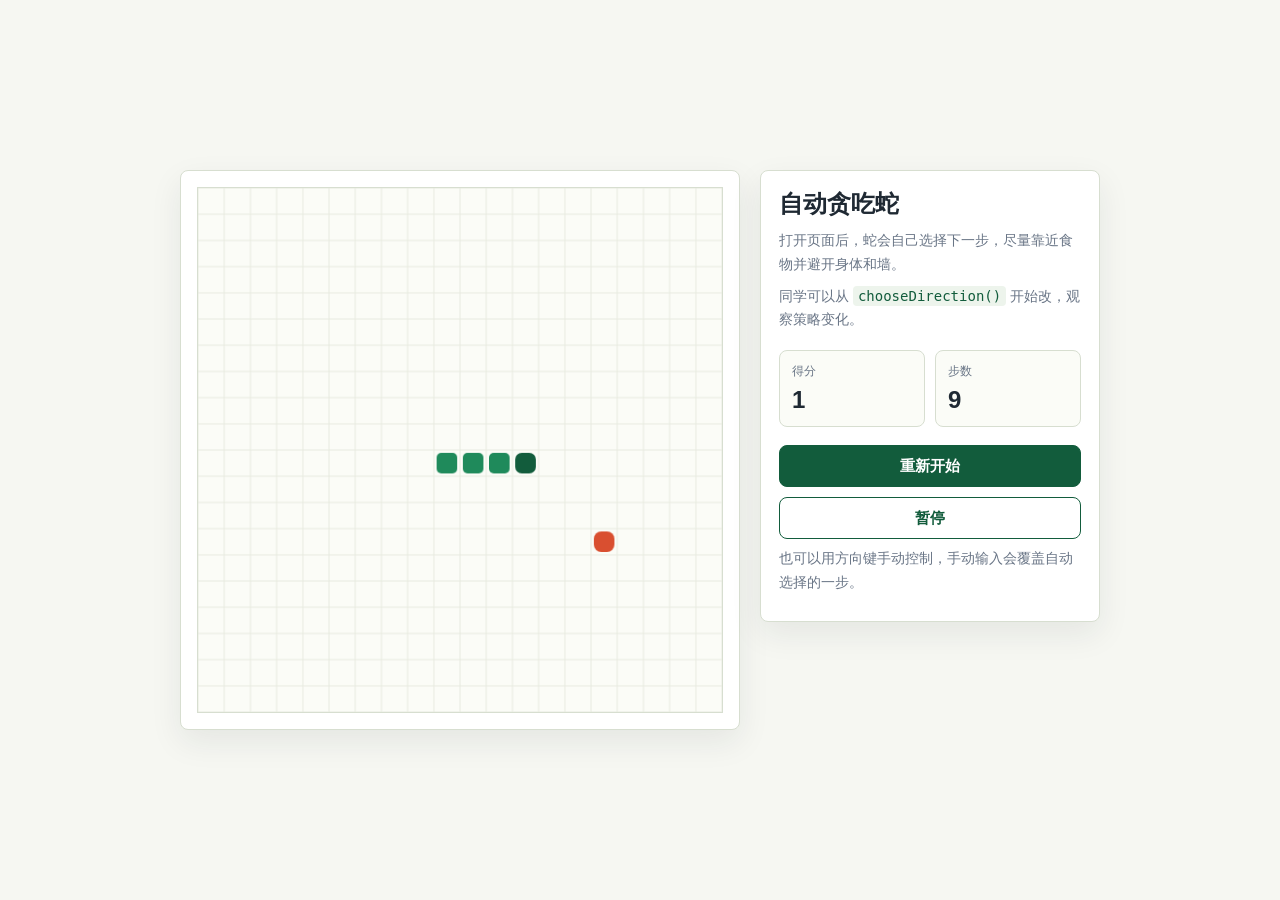
<file: 我自己学习资料/demos/01-auto-snake/index.html>
<!doctype html>
<html lang="zh-CN">
<head>
  <meta charset="UTF-8" />
  <meta name="viewport" content="width=device-width, initial-scale=1.0" />
  <title>Demo 01 - 自动贪吃蛇</title>
  <style>
    :root {
      color-scheme: light;
      --bg: #f6f7f2;
      --panel: #ffffff;
      --ink: #1f2933;
      --muted: #697586;
      --line: #d7ded0;
      --snake: #1f8a5b;
      --snake-head: #125c3c;
      --food: #d94f30;
      --grid: #e7eadf;
    }

    * {
      box-sizing: border-box;
    }

    body {
      margin: 0;
      min-height: 100vh;
      display: grid;
      place-items: center;
      padding: 24px;
      background: var(--bg);
      color: var(--ink);
      font-family: Arial, "PingFang SC", "Microsoft YaHei", sans-serif;
    }

    main {
      width: min(920px, 100%);
      display: grid;
      grid-template-columns: minmax(320px, 560px) minmax(220px, 1fr);
      gap: 20px;
      align-items: start;
    }

    .board-wrap,
    .side {
      background: var(--panel);
      border: 1px solid var(--line);
      border-radius: 8px;
      box-shadow: 0 12px 32px rgba(31, 41, 51, 0.08);
    }

    .board-wrap {
      padding: 16px;
    }

    canvas {
      width: 100%;
      aspect-ratio: 1;
      display: block;
      border: 1px solid var(--line);
      background: #fbfcf7;
    }

    .side {
      padding: 18px;
    }

    h1 {
      margin: 0 0 10px;
      font-size: 24px;
      line-height: 1.25;
    }

    p {
      margin: 8px 0;
      color: var(--muted);
      line-height: 1.7;
      font-size: 14px;
    }

    .stats {
      display: grid;
      grid-template-columns: 1fr 1fr;
      gap: 10px;
      margin: 18px 0;
    }

    .stat {
      border: 1px solid var(--line);
      border-radius: 8px;
      padding: 12px;
      background: #fbfcf7;
    }

    .label {
      display: block;
      color: var(--muted);
      font-size: 12px;
      margin-bottom: 6px;
    }

    .value {
      font-size: 24px;
      font-weight: 700;
    }

    .controls {
      display: grid;
      gap: 10px;
      margin-top: 18px;
    }

    button {
      min-height: 42px;
      border: 1px solid var(--snake-head);
      border-radius: 8px;
      background: var(--snake-head);
      color: #fff;
      font-size: 15px;
      font-weight: 700;
      cursor: pointer;
    }

    button.secondary {
      background: #fff;
      color: var(--snake-head);
    }

    button:focus-visible {
      outline: 3px solid rgba(31, 138, 91, 0.28);
      outline-offset: 2px;
    }

    code {
      color: var(--snake-head);
      background: #edf4ec;
      padding: 2px 5px;
      border-radius: 4px;
    }

    @media (max-width: 760px) {
      main {
        grid-template-columns: 1fr;
      }
    }
  </style>
</head>
<body>
  <main>
    <section class="board-wrap" aria-label="自动贪吃蛇画布">
      <canvas id="game" width="560" height="560"></canvas>
    </section>

    <aside class="side">
      <h1>自动贪吃蛇</h1>
      <p>打开页面后，蛇会自己选择下一步，尽量靠近食物并避开身体和墙。</p>
      <p>同学可以从 <code>chooseDirection()</code> 开始改，观察策略变化。</p>

      <div class="stats">
        <div class="stat">
          <span class="label">得分</span>
          <span class="value" id="score">0</span>
        </div>
        <div class="stat">
          <span class="label">步数</span>
          <span class="value" id="steps">0</span>
        </div>
      </div>

      <div class="controls">
        <button id="restart">重新开始</button>
        <button class="secondary" id="toggle">暂停</button>
      </div>

      <p>也可以用方向键手动控制，手动输入会覆盖自动选择的一步。</p>
    </aside>
  </main>

  <script>
    const canvas = document.querySelector("#game");
    const ctx = canvas.getContext("2d");
    const scoreText = document.querySelector("#score");
    const stepsText = document.querySelector("#steps");
    const restartButton = document.querySelector("#restart");
    const toggleButton = document.querySelector("#toggle");

    const gridSize = 20;
    const tileSize = canvas.width / gridSize;
    const speed = 110;
    const directions = [
      { x: 0, y: -1, name: "up" },
      { x: 1, y: 0, name: "right" },
      { x: 0, y: 1, name: "down" },
      { x: -1, y: 0, name: "left" }
    ];

    let snake;
    let food;
    let direction;
    let pendingDirection;
    let score;
    let steps;
    let timer;
    let paused;

    function resetGame() {
      snake = [
        { x: 9, y: 10 },
        { x: 8, y: 10 },
        { x: 7, y: 10 }
      ];
      direction = { x: 1, y: 0, name: "right" };
      pendingDirection = null;
      score = 0;
      steps = 0;
      paused = false;
      placeFood();
      updateText();
      draw();
      startLoop();
    }

    function startLoop() {
      clearInterval(timer);
      timer = setInterval(tick, speed);
      toggleButton.textContent = "暂停";
    }

    function tick() {
      if (paused) return;

      direction = pendingDirection || chooseDirection();
      pendingDirection = null;

      const head = snake[0];
      const next = { x: head.x + direction.x, y: head.y + direction.y };

      if (isBlocked(next, true)) {
        resetGame();
        return;
      }

      snake.unshift(next);

      if (next.x === food.x && next.y === food.y) {
        score += 1;
        placeFood();
      } else {
        snake.pop();
      }

      steps += 1;
      updateText();
      draw();
    }

    function chooseDirection() {
      const head = snake[0];

      const candidates = directions
        .filter((nextDirection) => !isOpposite(nextDirection, direction))
        .map((nextDirection) => {
          const next = {
            x: head.x + nextDirection.x,
            y: head.y + nextDirection.y
          };

          return {
            direction: nextDirection,
            blocked: isBlocked(next, false),
            distance: distanceToFood(next),
            openSpace: countOpenNeighbors(next)
          };
        })
        .filter((item) => !item.blocked)
        .sort((a, b) => {
          if (a.distance !== b.distance) return a.distance - b.distance;
          return b.openSpace - a.openSpace;
        });

      return candidates[0]?.direction || direction;
    }

    function distanceToFood(point) {
      return Math.abs(point.x - food.x) + Math.abs(point.y - food.y);
    }

    function countOpenNeighbors(point) {
      return directions.reduce((total, nextDirection) => {
        const next = {
          x: point.x + nextDirection.x,
          y: point.y + nextDirection.y
        };
        return total + (isBlocked(next, false) ? 0 : 1);
      }, 0);
    }

    function isBlocked(point, includeTail) {
      if (
        point.x < 0 ||
        point.x >= gridSize ||
        point.y < 0 ||
        point.y >= gridSize
      ) {
        return true;
      }

      const body = includeTail ? snake : snake.slice(0, -1);
      return body.some((part) => part.x === point.x && part.y === point.y);
    }

    function isOpposite(nextDirection, currentDirection) {
      return (
        nextDirection.x + currentDirection.x === 0 &&
        nextDirection.y + currentDirection.y === 0
      );
    }

    function placeFood() {
      do {
        food = {
          x: Math.floor(Math.random() * gridSize),
          y: Math.floor(Math.random() * gridSize)
        };
      } while (snake.some((part) => part.x === food.x && part.y === food.y));
    }

    function draw() {
      ctx.clearRect(0, 0, canvas.width, canvas.height);
      drawGrid();
      drawFood();
      drawSnake();
    }

    function drawGrid() {
      ctx.strokeStyle = getComputedStyle(document.documentElement)
        .getPropertyValue("--grid")
        .trim();
      ctx.lineWidth = 1;

      for (let i = 0; i <= gridSize; i += 1) {
        const position = i * tileSize;
        ctx.beginPath();
        ctx.moveTo(position, 0);
        ctx.lineTo(position, canvas.height);
        ctx.stroke();

        ctx.beginPath();
        ctx.moveTo(0, position);
        ctx.lineTo(canvas.width, position);
        ctx.stroke();
      }
    }

    function drawFood() {
      ctx.fillStyle = getComputedStyle(document.documentElement)
        .getPropertyValue("--food")
        .trim();
      drawRoundedTile(food.x, food.y, 8);
    }

    function drawSnake() {
      snake.forEach((part, index) => {
        ctx.fillStyle = index === 0
          ? getComputedStyle(document.documentElement).getPropertyValue("--snake-head").trim()
          : getComputedStyle(document.documentElement).getPropertyValue("--snake").trim();
        drawRoundedTile(part.x, part.y, index === 0 ? 7 : 5);
      });
    }

    function drawRoundedTile(x, y, radius) {
      const gap = 3;
      const left = x * tileSize + gap;
      const top = y * tileSize + gap;
      const size = tileSize - gap * 2;

      ctx.beginPath();
      ctx.roundRect(left, top, size, size, radius);
      ctx.fill();
    }

    function updateText() {
      scoreText.textContent = score;
      stepsText.textContent = steps;
    }

    function setManualDirection(nextDirection) {
      if (!isOpposite(nextDirection, direction)) {
        pendingDirection = nextDirection;
      }
    }

    document.addEventListener("keydown", (event) => {
      const keyMap = {
        ArrowUp: directions[0],
        ArrowRight: directions[1],
        ArrowDown: directions[2],
        ArrowLeft: directions[3]
      };

      if (keyMap[event.key]) {
        event.preventDefault();
        setManualDirection(keyMap[event.key]);
      }

      if (event.key === " ") {
        event.preventDefault();
        paused = !paused;
        toggleButton.textContent = paused ? "继续" : "暂停";
      }
    });

    restartButton.addEventListener("click", resetGame);
    toggleButton.addEventListener("click", () => {
      paused = !paused;
      toggleButton.textContent = paused ? "继续" : "暂停";
    });

    resetGame();
  </script>
</body>
</html>
</file>
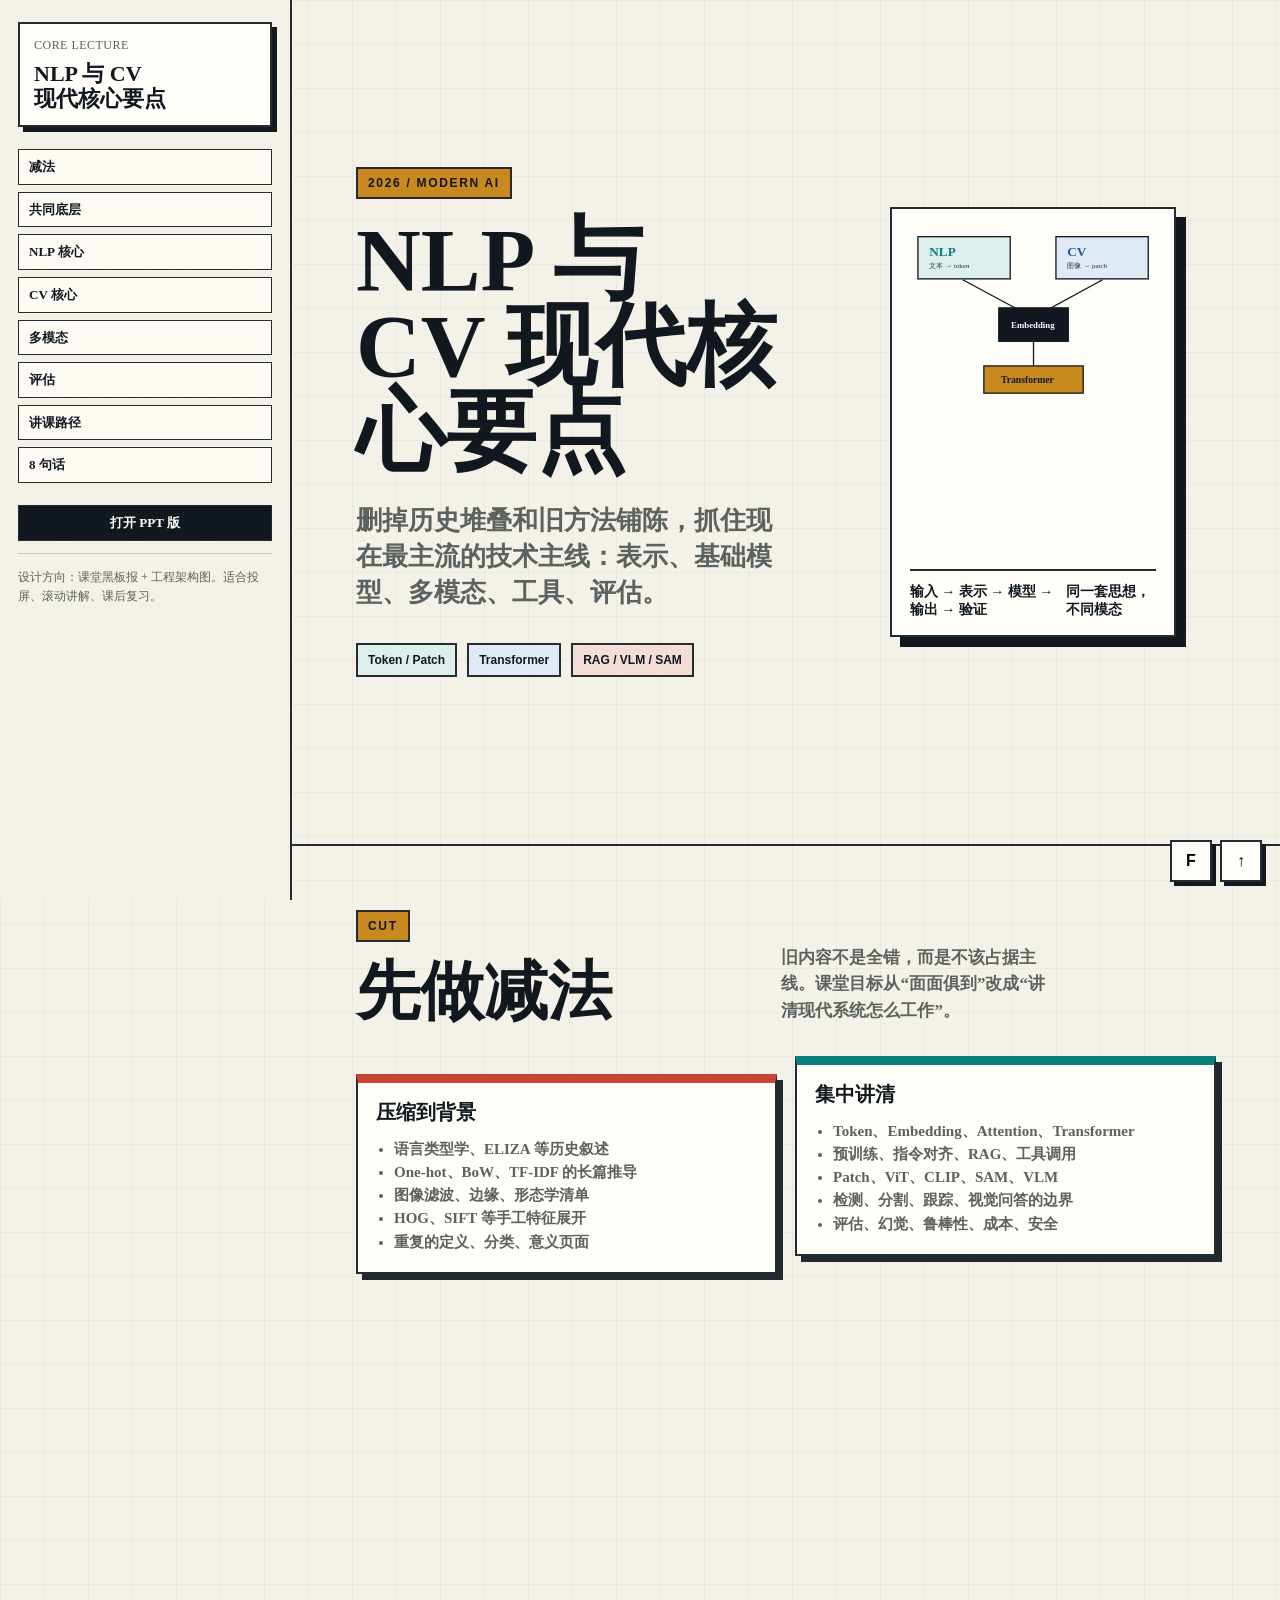
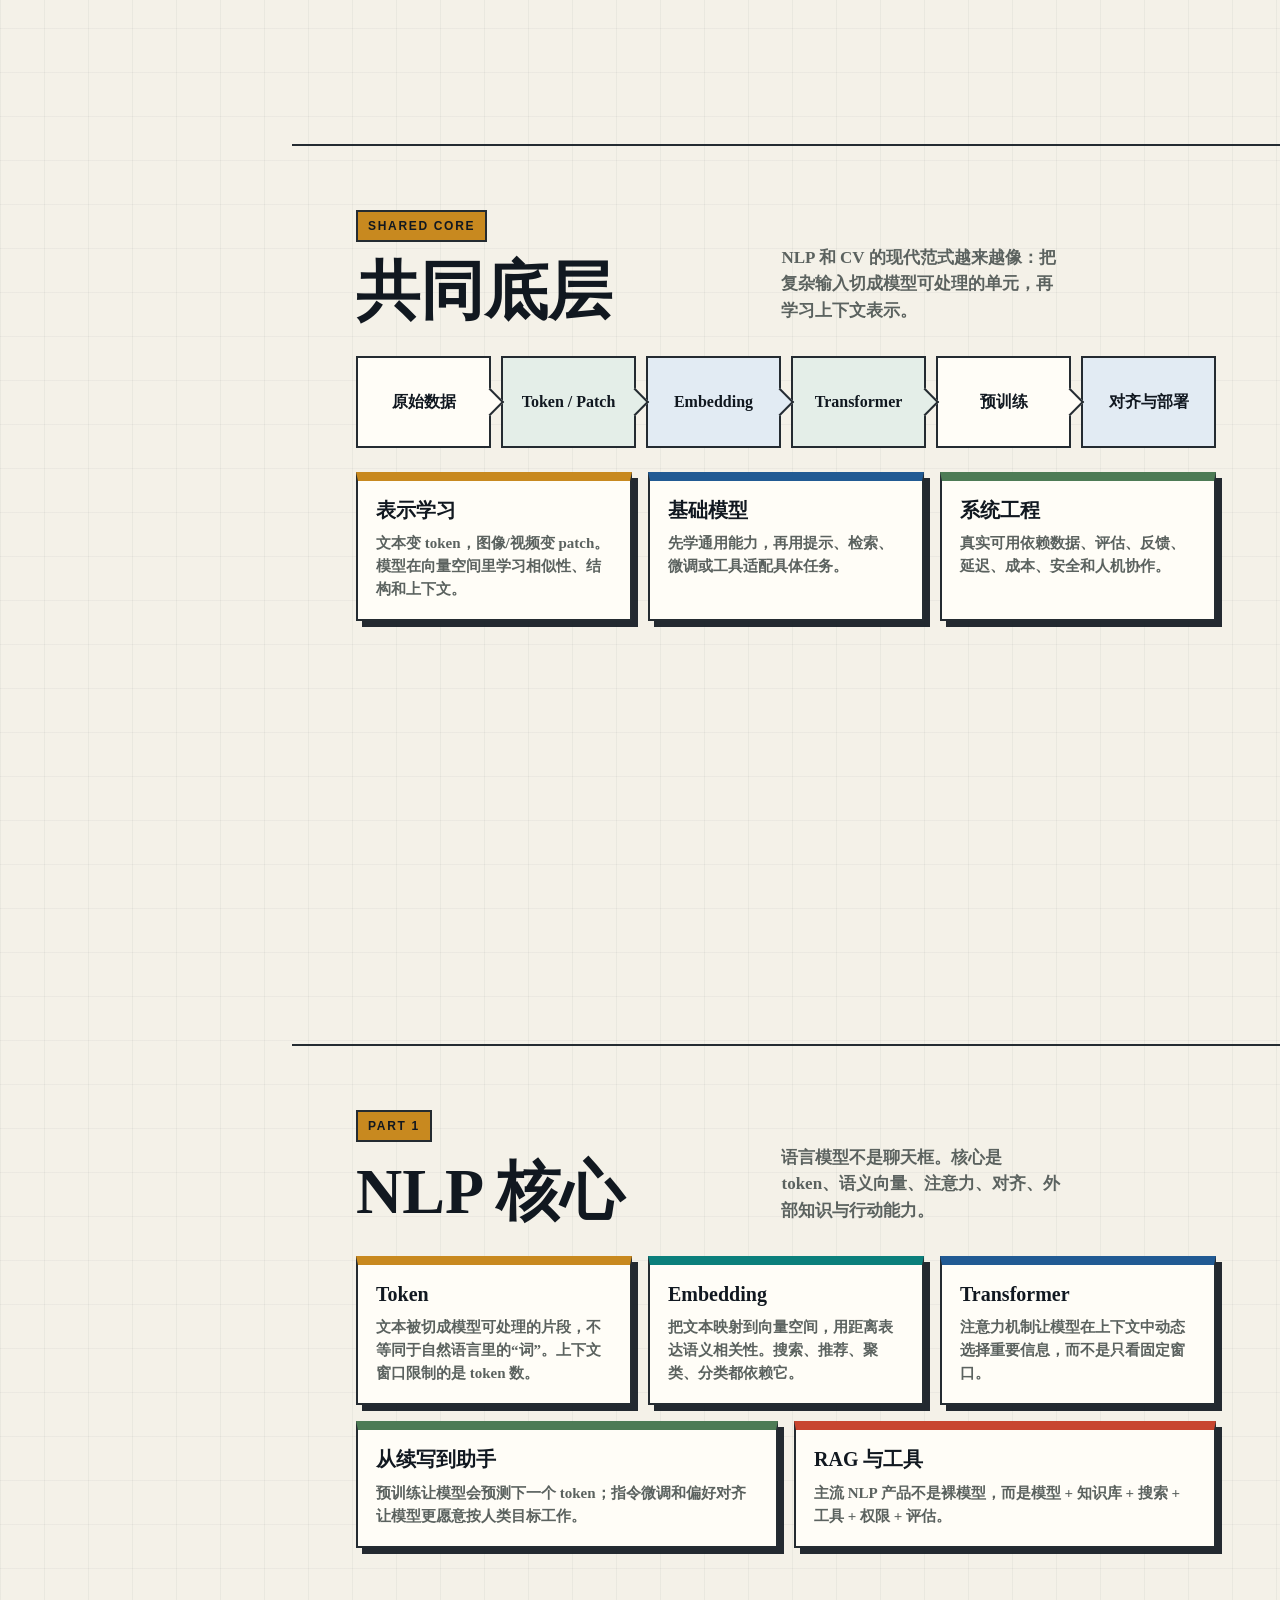
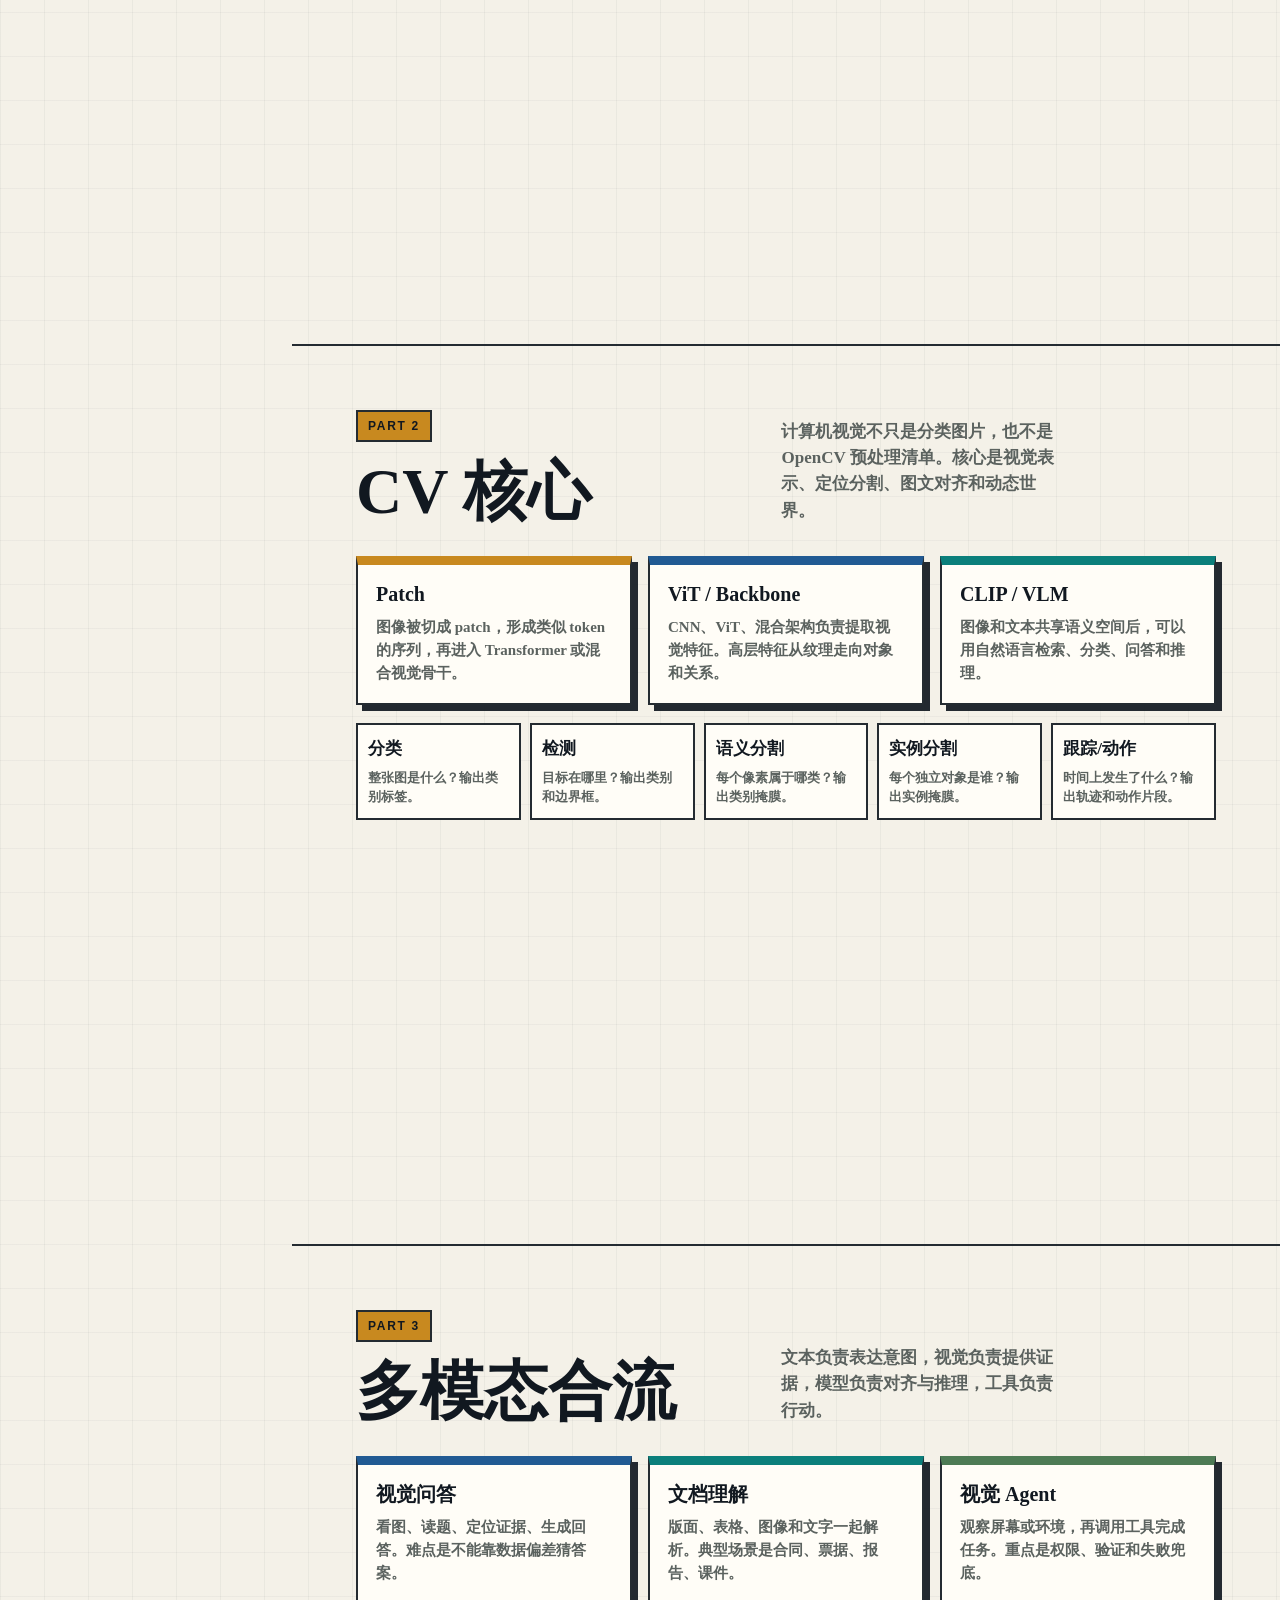
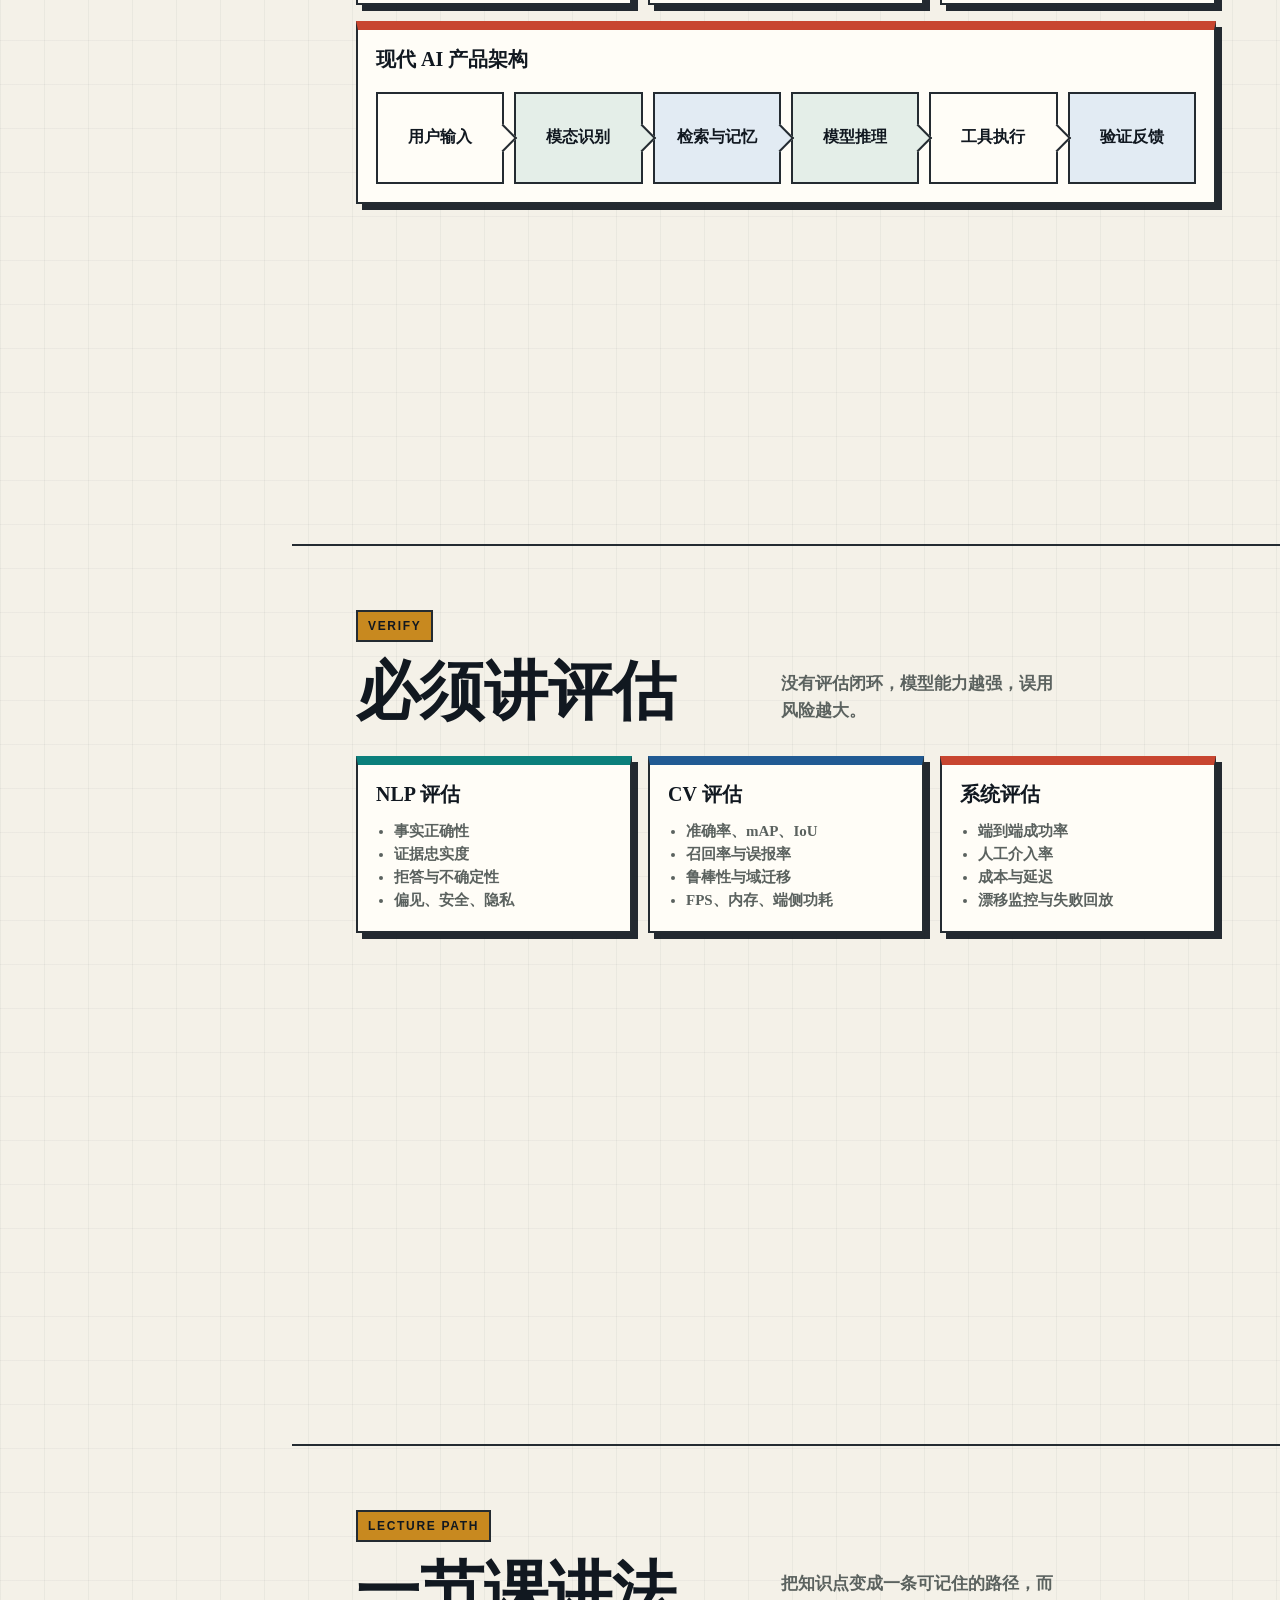
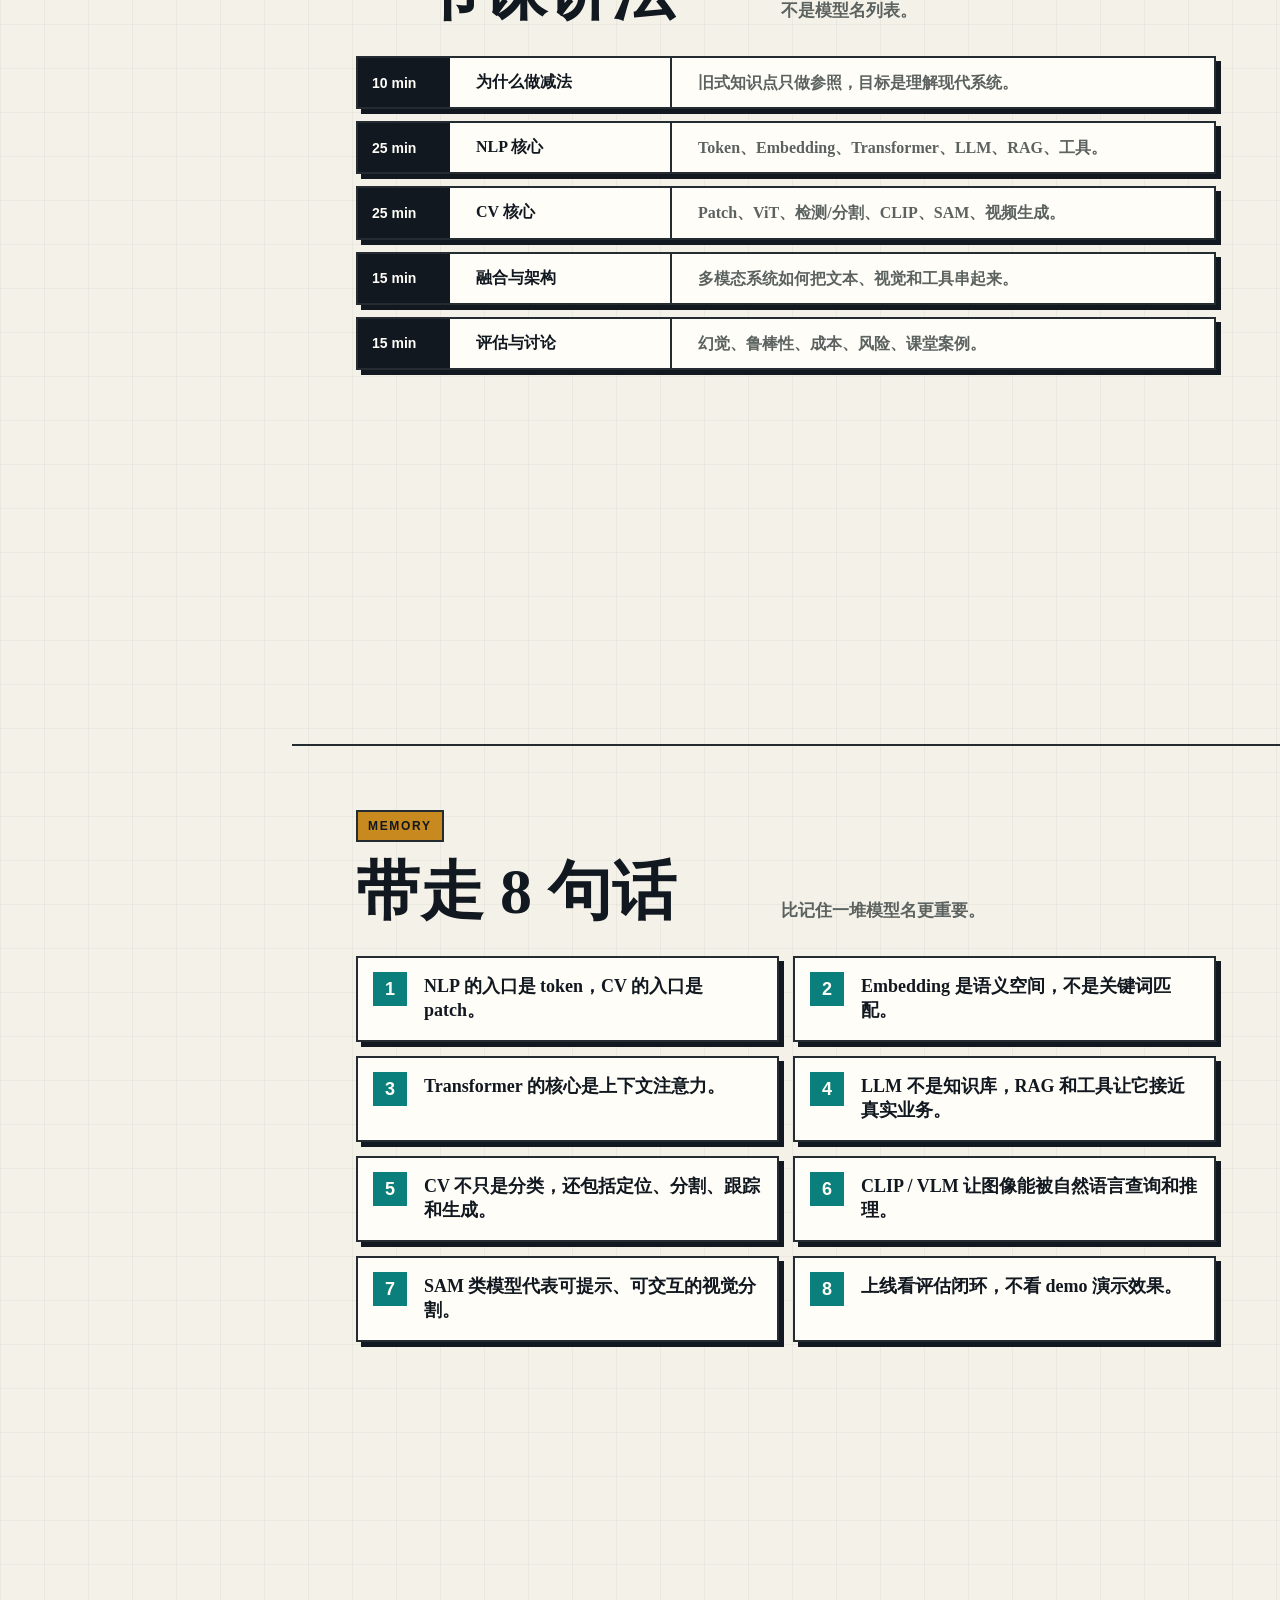
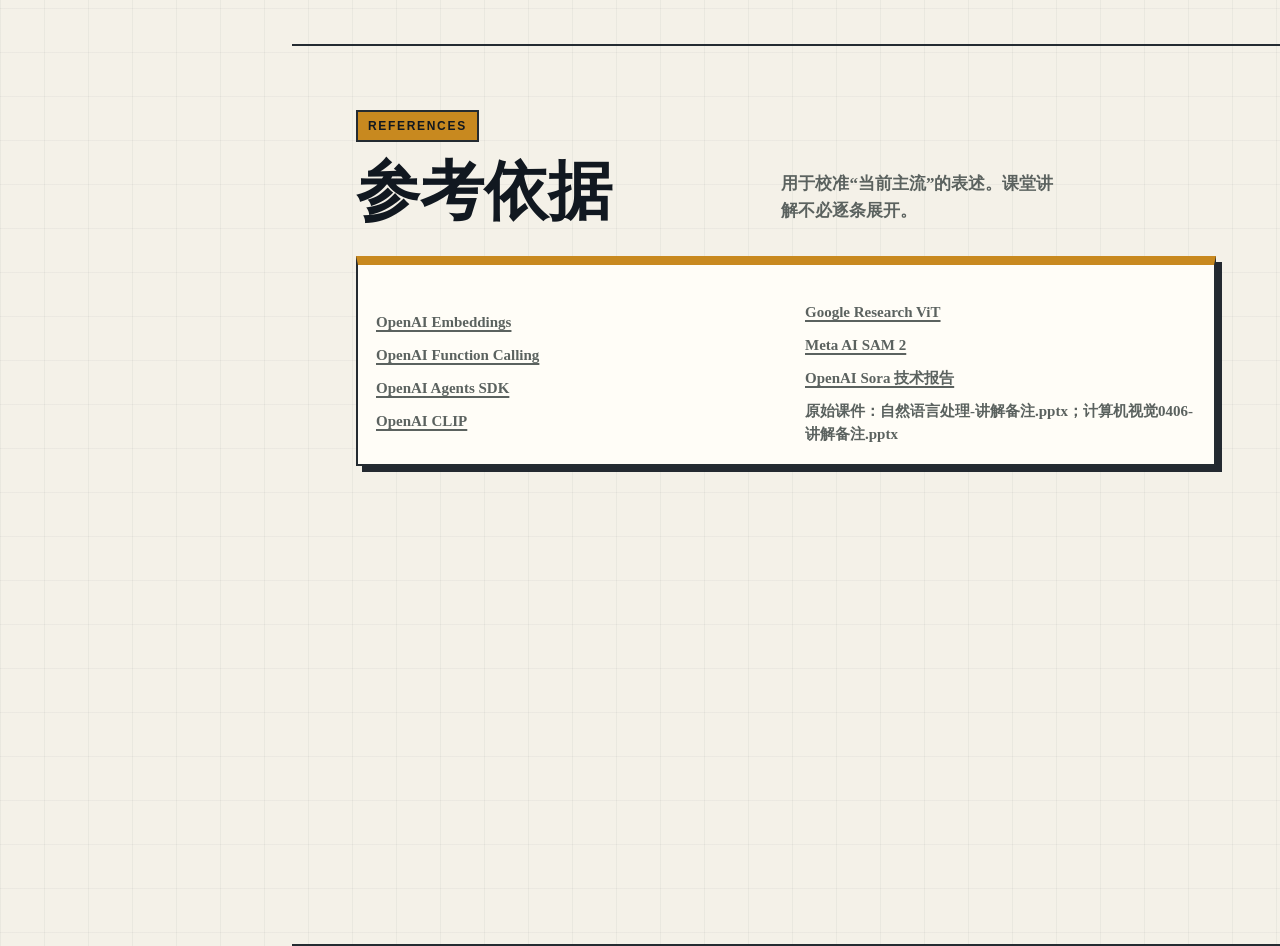
<file: nlp-cv-core-site.html>
<!doctype html>
<html lang="zh-CN">
<head>
  <meta charset="utf-8">
  <meta name="viewport" content="width=device-width, initial-scale=1">
  <title>NLP 与 CV 现代核心要点</title>
  <style>
    :root {
      --paper: #f4f1e8;
      --ink: #111820;
      --muted: #5b625f;
      --line: #242b31;
      --soft-line: rgba(17, 24, 32, .18);
      --teal: #0b7f7b;
      --blue: #215a93;
      --red: #c84630;
      --gold: #c8891f;
      --green: #4d7b55;
      --white: #fffdf7;
      --shadow: 0 18px 45px rgba(16, 24, 32, .12);
      --radius: 8px;
      --space: clamp(18px, 2.2vw, 32px);
    }

    * { box-sizing: border-box; }

    html {
      scroll-behavior: smooth;
      background: var(--paper);
    }

    body {
      margin: 0;
      min-height: 100vh;
      color: var(--ink);
      font-family: "Noto Serif SC", "Songti SC", "SimSun", serif;
      background:
        linear-gradient(90deg, rgba(17,24,32,.045) 1px, transparent 1px) 0 0 / 44px 44px,
        linear-gradient(rgba(17,24,32,.035) 1px, transparent 1px) 0 0 / 44px 44px,
        var(--paper);
    }

    body::before {
      content: "";
      position: fixed;
      inset: 0;
      pointer-events: none;
      opacity: .42;
      mix-blend-mode: multiply;
      background-image:
        radial-gradient(circle at 10% 20%, rgba(17,24,32,.07), transparent 1px),
        radial-gradient(circle at 78% 34%, rgba(17,24,32,.06), transparent 1px);
      background-size: 9px 9px, 13px 13px;
      z-index: 10;
    }

    a { color: inherit; }

    button,
    input {
      font: inherit;
    }

    .shell {
      display: grid;
      grid-template-columns: 292px minmax(0, 1fr);
      min-height: 100vh;
    }

    aside {
      position: sticky;
      top: 0;
      height: 100vh;
      padding: 22px 18px;
      border-right: 2px solid var(--line);
      background: rgba(244, 241, 232, .88);
      backdrop-filter: blur(10px);
      overflow: auto;
    }

    .brand {
      border: 2px solid var(--line);
      background: var(--white);
      padding: 14px;
      box-shadow: 5px 5px 0 var(--ink);
    }

    .brand small {
      display: block;
      color: var(--muted);
      font-size: 12px;
      letter-spacing: .04em;
      margin-bottom: 8px;
    }

    .brand strong {
      display: block;
      font-size: 22px;
      line-height: 1.14;
      font-weight: 900;
    }

    .toc {
      display: grid;
      gap: 7px;
      margin: 22px 0;
    }

    .toc a,
    .download {
      text-decoration: none;
      border: 1.5px solid var(--line);
      background: rgba(255,253,247,.72);
      padding: 9px 10px;
      font-size: 13px;
      font-weight: 800;
      line-height: 1.2;
      transition: transform .18s ease, background .18s ease, box-shadow .18s ease;
    }

    .toc a:hover,
    .toc a:focus,
    .download:hover,
    .download:focus {
      outline: none;
      background: var(--white);
      transform: translate(-2px, -2px);
      box-shadow: 4px 4px 0 var(--ink);
    }

    .download {
      display: block;
      text-align: center;
      color: var(--white);
      background: var(--ink);
      margin-top: 12px;
    }

    .meta {
      color: var(--muted);
      font-size: 12px;
      line-height: 1.65;
      border-top: 1px solid var(--soft-line);
      padding-top: 14px;
    }

    main {
      min-width: 0;
    }

    section {
      min-height: 100vh;
      padding: clamp(34px, 5vw, 72px);
      border-bottom: 2px solid var(--line);
      position: relative;
      overflow: hidden;
    }

    .hero {
      display: grid;
      grid-template-columns: minmax(0, 1.08fr) minmax(340px, .92fr);
      gap: clamp(26px, 5vw, 70px);
      align-items: center;
      min-height: 94vh;
    }

    .kicker {
      display: inline-block;
      font-family: "Avenir Next", "Trebuchet MS", sans-serif;
      font-weight: 900;
      font-size: 12px;
      letter-spacing: .14em;
      text-transform: uppercase;
      border: 2px solid var(--line);
      background: var(--gold);
      padding: 7px 10px;
      margin-bottom: 18px;
    }

    h1,
    h2,
    h3 {
      margin: 0;
      font-weight: 900;
      letter-spacing: 0;
    }

    h1 {
      font-size: clamp(44px, 7vw, 102px);
      line-height: .96;
      max-width: 10ch;
    }

    h2 {
      font-size: clamp(34px, 5vw, 70px);
      line-height: 1;
      max-width: 11ch;
    }

    h3 {
      font-size: 20px;
      line-height: 1.16;
    }

    .lead {
      max-width: 760px;
      margin: 28px 0 0;
      font-size: clamp(18px, 2vw, 28px);
      line-height: 1.42;
      color: var(--muted);
      font-weight: 700;
    }

    .strip {
      display: flex;
      flex-wrap: wrap;
      gap: 10px;
      margin-top: 32px;
    }

    .tag {
      display: inline-flex;
      align-items: center;
      min-height: 34px;
      border: 2px solid var(--line);
      background: var(--white);
      padding: 6px 10px;
      font-family: "Avenir Next", "Trebuchet MS", sans-serif;
      font-size: 12px;
      font-weight: 900;
    }

    .tag.teal { background: #dcefed; }
    .tag.blue { background: #dfeaf4; }
    .tag.red { background: #f2ddd8; }

    .map {
      border: 2px solid var(--line);
      background: var(--white);
      padding: 18px;
      min-height: 430px;
      box-shadow: 10px 10px 0 var(--ink);
      position: relative;
    }

    .map svg {
      width: 100%;
      height: auto;
      display: block;
    }

    .map-caption {
      position: absolute;
      left: 18px;
      right: 18px;
      bottom: 16px;
      border-top: 2px solid var(--line);
      padding-top: 12px;
      font-weight: 900;
      display: flex;
      justify-content: space-between;
      gap: 12px;
      font-size: 14px;
    }

    .section-head {
      display: grid;
      grid-template-columns: minmax(0, .72fr) minmax(280px, .28fr);
      gap: var(--space);
      align-items: end;
      margin-bottom: 32px;
    }

    .section-head p {
      margin: 0;
      color: var(--muted);
      font-size: 17px;
      line-height: 1.55;
      font-weight: 700;
    }

    .grid {
      display: grid;
      grid-template-columns: repeat(12, 1fr);
      gap: 16px;
    }

    .panel {
      border: 2px solid var(--line);
      background: var(--white);
      padding: 18px;
      box-shadow: 6px 6px 0 rgba(17, 24, 32, .92);
    }

    .panel p,
    .panel li {
      color: var(--muted);
      font-size: 15px;
      line-height: 1.54;
      font-weight: 650;
    }

    .panel p { margin: 10px 0 0; }

    .panel ul {
      margin: 14px 0 0;
      padding-left: 18px;
    }

    .span-3 { grid-column: span 3; }
    .span-4 { grid-column: span 4; }
    .span-5 { grid-column: span 5; }
    .span-6 { grid-column: span 6; }
    .span-7 { grid-column: span 7; }
    .span-8 { grid-column: span 8; }
    .span-12 { grid-column: span 12; }

    .accent-teal { border-top: 9px solid var(--teal); }
    .accent-blue { border-top: 9px solid var(--blue); }
    .accent-red { border-top: 9px solid var(--red); }
    .accent-gold { border-top: 9px solid var(--gold); }
    .accent-green { border-top: 9px solid var(--green); }

    .compare {
      display: grid;
      grid-template-columns: 1fr 1fr;
      gap: 18px;
    }

    .compare .panel:first-child {
      transform: translateY(18px);
    }

    .flow {
      display: grid;
      grid-template-columns: repeat(6, minmax(110px, 1fr));
      gap: 10px;
      align-items: stretch;
      margin-top: 20px;
    }

    .step {
      min-height: 92px;
      border: 2px solid var(--line);
      background: var(--white);
      padding: 12px;
      font-weight: 900;
      display: grid;
      align-items: center;
      text-align: center;
      position: relative;
    }

    .step:nth-child(2n) { background: #e4eee8; }
    .step:nth-child(3n) { background: #e2ebf3; }

    .step:not(:last-child)::after {
      content: "";
      position: absolute;
      top: 50%;
      right: -11px;
      width: 18px;
      height: 18px;
      border-top: 2px solid var(--line);
      border-right: 2px solid var(--line);
      background: inherit;
      transform: translateY(-50%) rotate(45deg);
      z-index: 2;
    }

    .timeline {
      display: grid;
      gap: 12px;
    }

    .row {
      display: grid;
      grid-template-columns: 92px minmax(120px, 210px) 1fr;
      gap: 12px;
      align-items: stretch;
      border: 2px solid var(--line);
      background: var(--white);
      box-shadow: 5px 5px 0 var(--ink);
    }

    .row time,
    .row strong,
    .row span {
      padding: 13px 14px;
      display: flex;
      align-items: center;
    }

    .row time {
      background: var(--ink);
      color: var(--white);
      font-family: "Avenir Next", "Trebuchet MS", sans-serif;
      font-size: 14px;
      font-weight: 900;
    }

    .row strong {
      border-right: 2px solid var(--line);
      font-size: 16px;
    }

    .row span {
      color: var(--muted);
      line-height: 1.45;
      font-weight: 700;
    }

    .task-board {
      display: grid;
      grid-template-columns: repeat(5, 1fr);
      gap: 9px;
      margin-top: 18px;
    }

    .task {
      border: 2px solid var(--line);
      background: var(--white);
      padding: 12px 10px;
      min-height: 90px;
    }

    .task b {
      display: block;
      font-size: 17px;
      margin-bottom: 8px;
    }

    .task span {
      color: var(--muted);
      font-size: 13px;
      line-height: 1.35;
      font-weight: 700;
    }

    .takeaways {
      counter-reset: point;
      display: grid;
      grid-template-columns: repeat(2, 1fr);
      gap: 14px;
      margin: 0;
      padding: 0;
      list-style: none;
    }

    .takeaways li {
      counter-increment: point;
      border: 2px solid var(--line);
      background: var(--white);
      padding: 16px 16px 16px 66px;
      min-height: 86px;
      position: relative;
      font-size: 18px;
      line-height: 1.35;
      font-weight: 900;
      box-shadow: 5px 5px 0 var(--ink);
    }

    .takeaways li::before {
      content: counter(point);
      position: absolute;
      left: 15px;
      top: 14px;
      width: 34px;
      height: 34px;
      display: grid;
      place-items: center;
      color: var(--white);
      background: var(--teal);
      font-family: "Avenir Next", "Trebuchet MS", sans-serif;
      font-weight: 900;
    }

    .refs {
      columns: 2;
      column-gap: 38px;
      margin-top: 18px;
      color: var(--muted);
      font-size: 14px;
      line-height: 1.7;
      font-weight: 700;
    }

    .refs a {
      text-decoration-thickness: 1.5px;
      text-underline-offset: 3px;
    }

    .toolbar {
      position: fixed;
      right: 18px;
      bottom: 18px;
      display: flex;
      gap: 8px;
      z-index: 20;
    }

    .toolbar button {
      width: 42px;
      height: 42px;
      border: 2px solid var(--line);
      background: var(--white);
      cursor: pointer;
      box-shadow: 4px 4px 0 var(--ink);
      font-family: "Avenir Next", "Trebuchet MS", sans-serif;
      font-weight: 900;
    }

    .toolbar button:focus {
      outline: 3px solid var(--gold);
      outline-offset: 2px;
    }

    body.focus-mode aside,
    body.focus-mode .meta,
    body.focus-mode .download {
      display: none;
    }

    body.focus-mode .shell {
      grid-template-columns: 1fr;
    }

    body.focus-mode section {
      padding-left: clamp(42px, 8vw, 116px);
      padding-right: clamp(42px, 8vw, 116px);
    }

    @media (max-width: 1040px) {
      .shell { grid-template-columns: 1fr; }
      aside {
        position: relative;
        height: auto;
        border-right: 0;
        border-bottom: 2px solid var(--line);
      }
      .toc {
        grid-template-columns: repeat(2, minmax(0, 1fr));
      }
      .hero,
      .section-head,
      .compare {
        grid-template-columns: 1fr;
      }
      .map { min-height: 360px; }
      .span-3,
      .span-4,
      .span-5,
      .span-6,
      .span-7,
      .span-8 { grid-column: span 12; }
      .flow,
      .task-board {
        grid-template-columns: repeat(2, 1fr);
      }
    }

    @media (max-width: 680px) {
      .shell {
        display: flex;
        flex-direction: column;
      }
      main { order: 1; }
      aside { order: 2; }
      section { padding: 30px 18px; }
      .toc,
      .flow,
      .task-board,
      .takeaways {
        grid-template-columns: 1fr;
      }
      .row {
        grid-template-columns: 1fr;
        gap: 0;
      }
      .row strong {
        border-right: 0;
        border-bottom: 2px solid var(--line);
      }
      .refs {
        columns: 1;
      }
      .map-caption {
        position: static;
        margin-top: 14px;
      }
      h1 {
        max-width: 8ch;
        font-size: clamp(42px, 17vw, 68px);
      }
    }
  </style>
</head>
<body>
  <div class="shell">
    <aside aria-label="页面目录">
      <div class="brand">
        <small>CORE LECTURE</small>
        <strong>NLP 与 CV<br>现代核心要点</strong>
      </div>
      <nav class="toc">
        <a href="#why">减法</a>
        <a href="#shared">共同底层</a>
        <a href="#nlp">NLP 核心</a>
        <a href="#cv">CV 核心</a>
        <a href="#multimodal">多模态</a>
        <a href="#evaluation">评估</a>
        <a href="#plan">讲课路径</a>
        <a href="#takeaways">8 句话</a>
      </nav>
      <a class="download" href="./NLP与CV现代核心要点-精简版.pptx">打开 PPT 版</a>
      <p class="meta">设计方向：课堂黑板报 + 工程架构图。适合投屏、滚动讲解、课后复习。</p>
    </aside>

    <main>
      <section class="hero" id="top">
        <div>
          <span class="kicker">2026 / Modern AI</span>
          <h1>NLP 与 CV 现代核心要点</h1>
          <p class="lead">删掉历史堆叠和旧方法铺陈，抓住现在最主流的技术主线：表示、基础模型、多模态、工具、评估。</p>
          <div class="strip" aria-label="课程标签">
            <span class="tag teal">Token / Patch</span>
            <span class="tag blue">Transformer</span>
            <span class="tag red">RAG / VLM / SAM</span>
          </div>
        </div>

        <figure class="map" aria-label="NLP 与 CV 共同结构图">
          <svg viewBox="0 0 560 420" role="img">
            <title>NLP 与 CV 共同结构</title>
            <rect x="18" y="22" width="210" height="96" fill="#dcefed" stroke="#111820" stroke-width="3"/>
            <text x="44" y="65" font-size="30" font-weight="900" fill="#0b7f7b">NLP</text>
            <text x="44" y="94" font-size="16" fill="#334">文本 → token</text>
            <rect x="332" y="22" width="210" height="96" fill="#dfeaf4" stroke="#111820" stroke-width="3"/>
            <text x="358" y="65" font-size="30" font-weight="900" fill="#215a93">CV</text>
            <text x="358" y="94" font-size="16" fill="#334">图像 → patch</text>
            <line x1="120" y1="120" x2="250" y2="190" stroke="#111820" stroke-width="3"/>
            <line x1="438" y1="120" x2="310" y2="190" stroke="#111820" stroke-width="3"/>
            <rect x="202" y="184" width="158" height="76" fill="#111820" stroke="#111820" stroke-width="3"/>
            <text x="230" y="230" font-size="20" font-weight="900" fill="#fffdf7">Embedding</text>
            <line x1="281" y1="260" x2="281" y2="316" stroke="#111820" stroke-width="3"/>
            <rect x="168" y="316" width="226" height="62" fill="#c8891f" stroke="#111820" stroke-width="3"/>
            <text x="207" y="355" font-size="22" font-weight="900" fill="#111820">Transformer</text>
          </svg>
          <figcaption class="map-caption"><span>输入 → 表示 → 模型 → 输出 → 验证</span><span>同一套思想，不同模态</span></figcaption>
        </figure>
      </section>

      <section id="why">
        <div class="section-head">
          <div>
            <span class="kicker">Cut</span>
            <h2>先做减法</h2>
          </div>
          <p>旧内容不是全错，而是不该占据主线。课堂目标从“面面俱到”改成“讲清现代系统怎么工作”。</p>
        </div>
        <div class="compare">
          <article class="panel accent-red">
            <h3>压缩到背景</h3>
            <ul>
              <li>语言类型学、ELIZA 等历史叙述</li>
              <li>One-hot、BoW、TF-IDF 的长篇推导</li>
              <li>图像滤波、边缘、形态学清单</li>
              <li>HOG、SIFT 等手工特征展开</li>
              <li>重复的定义、分类、意义页面</li>
            </ul>
          </article>
          <article class="panel accent-teal">
            <h3>集中讲清</h3>
            <ul>
              <li>Token、Embedding、Attention、Transformer</li>
              <li>预训练、指令对齐、RAG、工具调用</li>
              <li>Patch、ViT、CLIP、SAM、VLM</li>
              <li>检测、分割、跟踪、视觉问答的边界</li>
              <li>评估、幻觉、鲁棒性、成本、安全</li>
            </ul>
          </article>
        </div>
      </section>

      <section id="shared">
        <div class="section-head">
          <div>
            <span class="kicker">Shared Core</span>
            <h2>共同底层</h2>
          </div>
          <p>NLP 和 CV 的现代范式越来越像：把复杂输入切成模型可处理的单元，再学习上下文表示。</p>
        </div>
        <div class="flow">
          <div class="step">原始数据</div>
          <div class="step">Token / Patch</div>
          <div class="step">Embedding</div>
          <div class="step">Transformer</div>
          <div class="step">预训练</div>
          <div class="step">对齐与部署</div>
        </div>
        <div class="grid" style="margin-top:24px">
          <article class="panel accent-gold span-4">
            <h3>表示学习</h3>
            <p>文本变 token，图像/视频变 patch。模型在向量空间里学习相似性、结构和上下文。</p>
          </article>
          <article class="panel accent-blue span-4">
            <h3>基础模型</h3>
            <p>先学通用能力，再用提示、检索、微调或工具适配具体任务。</p>
          </article>
          <article class="panel accent-green span-4">
            <h3>系统工程</h3>
            <p>真实可用依赖数据、评估、反馈、延迟、成本、安全和人机协作。</p>
          </article>
        </div>
      </section>

      <section id="nlp">
        <div class="section-head">
          <div>
            <span class="kicker">Part 1</span>
            <h2>NLP 核心</h2>
          </div>
          <p>语言模型不是聊天框。核心是 token、语义向量、注意力、对齐、外部知识与行动能力。</p>
        </div>
        <div class="grid">
          <article class="panel accent-gold span-4">
            <h3>Token</h3>
            <p>文本被切成模型可处理的片段，不等同于自然语言里的“词”。上下文窗口限制的是 token 数。</p>
          </article>
          <article class="panel accent-teal span-4">
            <h3>Embedding</h3>
            <p>把文本映射到向量空间，用距离表达语义相关性。搜索、推荐、聚类、分类都依赖它。</p>
          </article>
          <article class="panel accent-blue span-4">
            <h3>Transformer</h3>
            <p>注意力机制让模型在上下文中动态选择重要信息，而不是只看固定窗口。</p>
          </article>
          <article class="panel accent-green span-6">
            <h3>从续写到助手</h3>
            <p>预训练让模型会预测下一个 token；指令微调和偏好对齐让模型更愿意按人类目标工作。</p>
          </article>
          <article class="panel accent-red span-6">
            <h3>RAG 与工具</h3>
            <p>主流 NLP 产品不是裸模型，而是模型 + 知识库 + 搜索 + 工具 + 权限 + 评估。</p>
          </article>
        </div>
      </section>

      <section id="cv">
        <div class="section-head">
          <div>
            <span class="kicker">Part 2</span>
            <h2>CV 核心</h2>
          </div>
          <p>计算机视觉不只是分类图片，也不是 OpenCV 预处理清单。核心是视觉表示、定位分割、图文对齐和动态世界。</p>
        </div>
        <div class="grid">
          <article class="panel accent-gold span-4">
            <h3>Patch</h3>
            <p>图像被切成 patch，形成类似 token 的序列，再进入 Transformer 或混合视觉骨干。</p>
          </article>
          <article class="panel accent-blue span-4">
            <h3>ViT / Backbone</h3>
            <p>CNN、ViT、混合架构负责提取视觉特征。高层特征从纹理走向对象和关系。</p>
          </article>
          <article class="panel accent-teal span-4">
            <h3>CLIP / VLM</h3>
            <p>图像和文本共享语义空间后，可以用自然语言检索、分类、问答和推理。</p>
          </article>
        </div>
        <div class="task-board" aria-label="视觉任务边界">
          <div class="task"><b>分类</b><span>整张图是什么？输出类别标签。</span></div>
          <div class="task"><b>检测</b><span>目标在哪里？输出类别和边界框。</span></div>
          <div class="task"><b>语义分割</b><span>每个像素属于哪类？输出类别掩膜。</span></div>
          <div class="task"><b>实例分割</b><span>每个独立对象是谁？输出实例掩膜。</span></div>
          <div class="task"><b>跟踪/动作</b><span>时间上发生了什么？输出轨迹和动作片段。</span></div>
        </div>
      </section>

      <section id="multimodal">
        <div class="section-head">
          <div>
            <span class="kicker">Part 3</span>
            <h2>多模态合流</h2>
          </div>
          <p>文本负责表达意图，视觉负责提供证据，模型负责对齐与推理，工具负责行动。</p>
        </div>
        <div class="grid">
          <article class="panel accent-blue span-4">
            <h3>视觉问答</h3>
            <p>看图、读题、定位证据、生成回答。难点是不能靠数据偏差猜答案。</p>
          </article>
          <article class="panel accent-teal span-4">
            <h3>文档理解</h3>
            <p>版面、表格、图像和文字一起解析。典型场景是合同、票据、报告、课件。</p>
          </article>
          <article class="panel accent-green span-4">
            <h3>视觉 Agent</h3>
            <p>观察屏幕或环境，再调用工具完成任务。重点是权限、验证和失败兜底。</p>
          </article>
          <article class="panel accent-red span-12">
            <h3>现代 AI 产品架构</h3>
            <div class="flow">
              <div class="step">用户输入</div>
              <div class="step">模态识别</div>
              <div class="step">检索与记忆</div>
              <div class="step">模型推理</div>
              <div class="step">工具执行</div>
              <div class="step">验证反馈</div>
            </div>
          </article>
        </div>
      </section>

      <section id="evaluation">
        <div class="section-head">
          <div>
            <span class="kicker">Verify</span>
            <h2>必须讲评估</h2>
          </div>
          <p>没有评估闭环，模型能力越强，误用风险越大。</p>
        </div>
        <div class="grid">
          <article class="panel accent-teal span-4">
            <h3>NLP 评估</h3>
            <ul>
              <li>事实正确性</li>
              <li>证据忠实度</li>
              <li>拒答与不确定性</li>
              <li>偏见、安全、隐私</li>
            </ul>
          </article>
          <article class="panel accent-blue span-4">
            <h3>CV 评估</h3>
            <ul>
              <li>准确率、mAP、IoU</li>
              <li>召回率与误报率</li>
              <li>鲁棒性与域迁移</li>
              <li>FPS、内存、端侧功耗</li>
            </ul>
          </article>
          <article class="panel accent-red span-4">
            <h3>系统评估</h3>
            <ul>
              <li>端到端成功率</li>
              <li>人工介入率</li>
              <li>成本与延迟</li>
              <li>漂移监控与失败回放</li>
            </ul>
          </article>
        </div>
      </section>

      <section id="plan">
        <div class="section-head">
          <div>
            <span class="kicker">Lecture Path</span>
            <h2>一节课讲法</h2>
          </div>
          <p>把知识点变成一条可记住的路径，而不是模型名列表。</p>
        </div>
        <div class="timeline">
          <div class="row"><time>10 min</time><strong>为什么做减法</strong><span>旧式知识点只做参照，目标是理解现代系统。</span></div>
          <div class="row"><time>25 min</time><strong>NLP 核心</strong><span>Token、Embedding、Transformer、LLM、RAG、工具。</span></div>
          <div class="row"><time>25 min</time><strong>CV 核心</strong><span>Patch、ViT、检测/分割、CLIP、SAM、视频生成。</span></div>
          <div class="row"><time>15 min</time><strong>融合与架构</strong><span>多模态系统如何把文本、视觉和工具串起来。</span></div>
          <div class="row"><time>15 min</time><strong>评估与讨论</strong><span>幻觉、鲁棒性、成本、风险、课堂案例。</span></div>
        </div>
      </section>

      <section id="takeaways">
        <div class="section-head">
          <div>
            <span class="kicker">Memory</span>
            <h2>带走 8 句话</h2>
          </div>
          <p>比记住一堆模型名更重要。</p>
        </div>
        <ol class="takeaways">
          <li>NLP 的入口是 token，CV 的入口是 patch。</li>
          <li>Embedding 是语义空间，不是关键词匹配。</li>
          <li>Transformer 的核心是上下文注意力。</li>
          <li>LLM 不是知识库，RAG 和工具让它接近真实业务。</li>
          <li>CV 不只是分类，还包括定位、分割、跟踪和生成。</li>
          <li>CLIP / VLM 让图像能被自然语言查询和推理。</li>
          <li>SAM 类模型代表可提示、可交互的视觉分割。</li>
          <li>上线看评估闭环，不看 demo 演示效果。</li>
        </ol>
      </section>

      <section id="refs">
        <div class="section-head">
          <div>
            <span class="kicker">References</span>
            <h2>参考依据</h2>
          </div>
          <p>用于校准“当前主流”的表述。课堂讲解不必逐条展开。</p>
        </div>
        <div class="panel accent-gold">
          <div class="refs">
            <p><a href="https://developers.openai.com/api/docs/guides/embeddings">OpenAI Embeddings</a></p>
            <p><a href="https://developers.openai.com/api/docs/guides/function-calling">OpenAI Function Calling</a></p>
            <p><a href="https://developers.openai.com/api/docs/guides/agents">OpenAI Agents SDK</a></p>
            <p><a href="https://openai.com/index/clip/">OpenAI CLIP</a></p>
            <p><a href="https://research.google/blog/transformers-for-image-recognition-at-scale/">Google Research ViT</a></p>
            <p><a href="https://ai.meta.com/research/sam2/">Meta AI SAM 2</a></p>
            <p><a href="https://openai.com/index/video-generation-models-as-world-simulators/">OpenAI Sora 技术报告</a></p>
            <p>原始课件：自然语言处理-讲解备注.pptx；计算机视觉0406-讲解备注.pptx</p>
          </div>
        </div>
      </section>
    </main>
  </div>

  <div class="toolbar" aria-label="页面工具">
    <button type="button" id="focusBtn" title="切换专注模式" aria-label="切换专注模式">F</button>
    <button type="button" id="topBtn" title="回到顶部" aria-label="回到顶部">↑</button>
  </div>

  <script>
    const focusBtn = document.querySelector("#focusBtn");
    const topBtn = document.querySelector("#topBtn");

    focusBtn.addEventListener("click", () => {
      document.body.classList.toggle("focus-mode");
    });

    topBtn.addEventListener("click", () => {
      document.querySelector("#top").scrollIntoView({ behavior: "smooth" });
    });
  </script>
</body>
</html>
</file>
